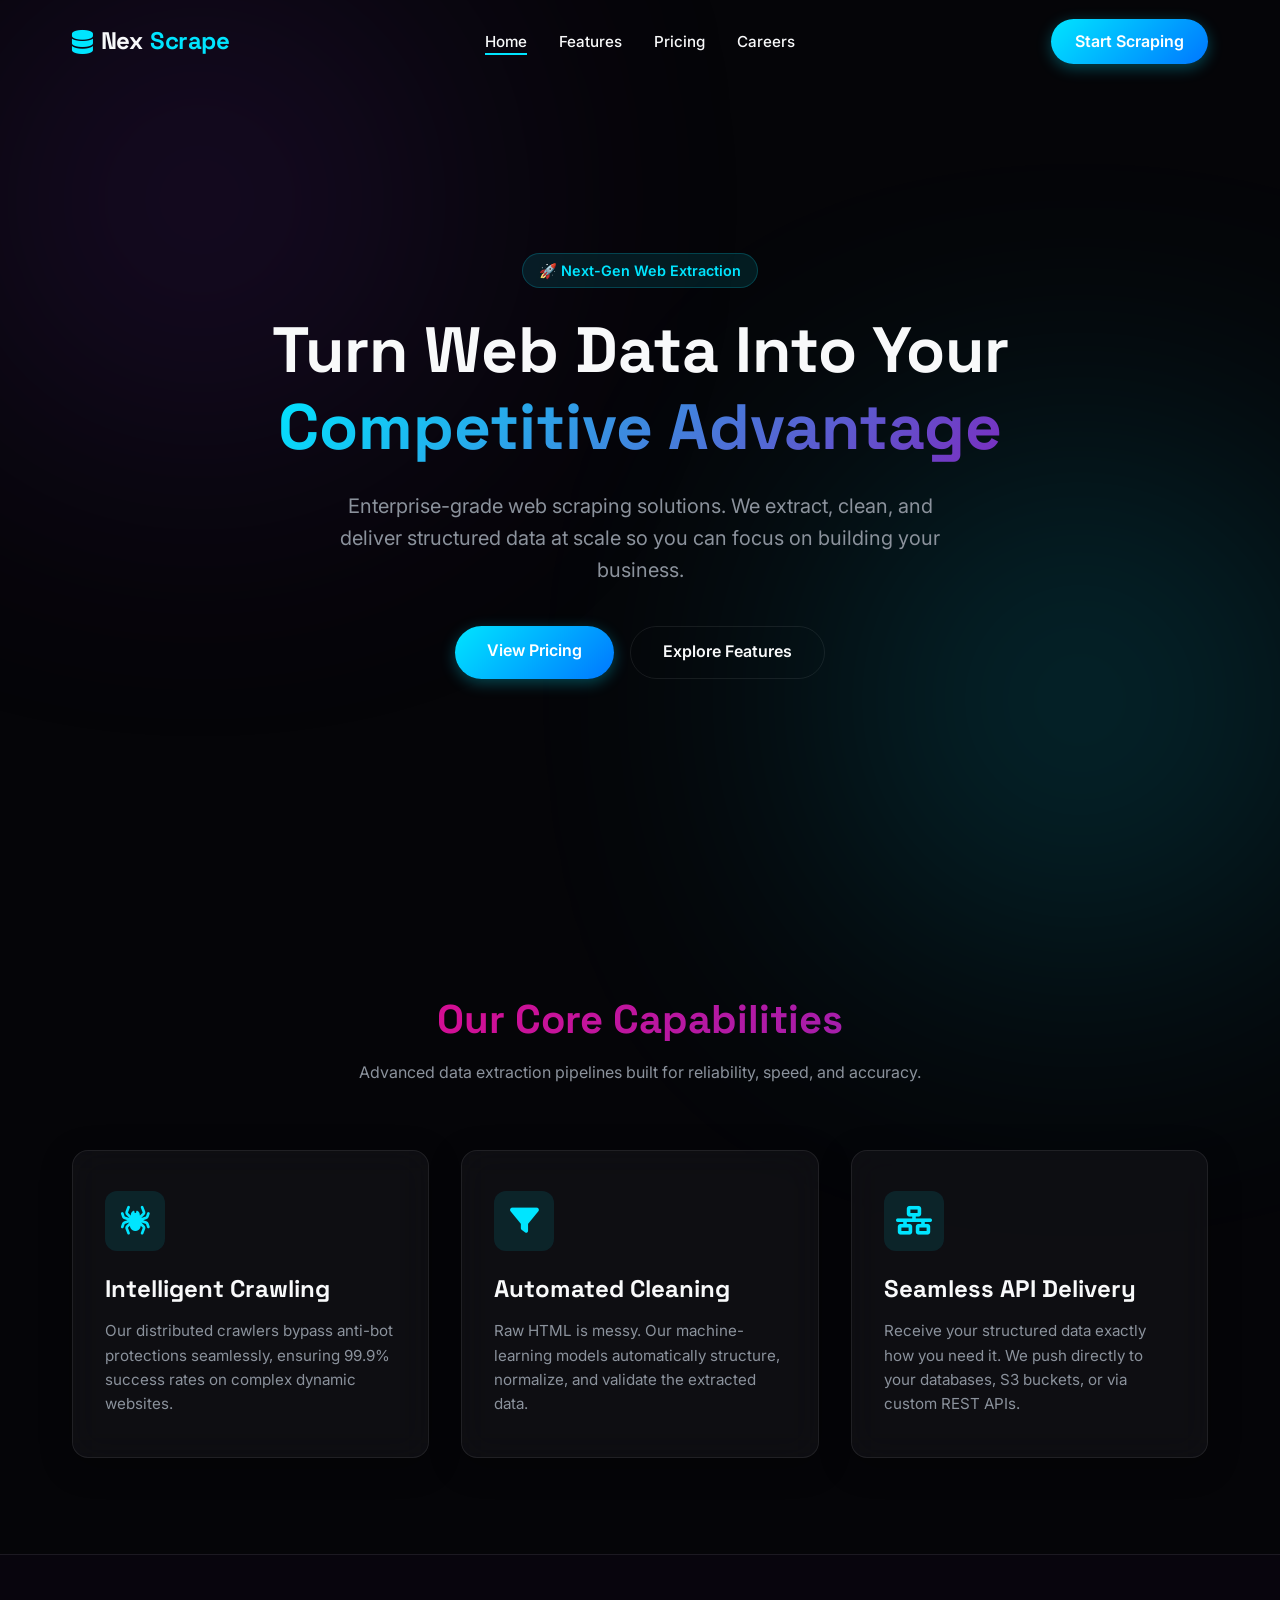
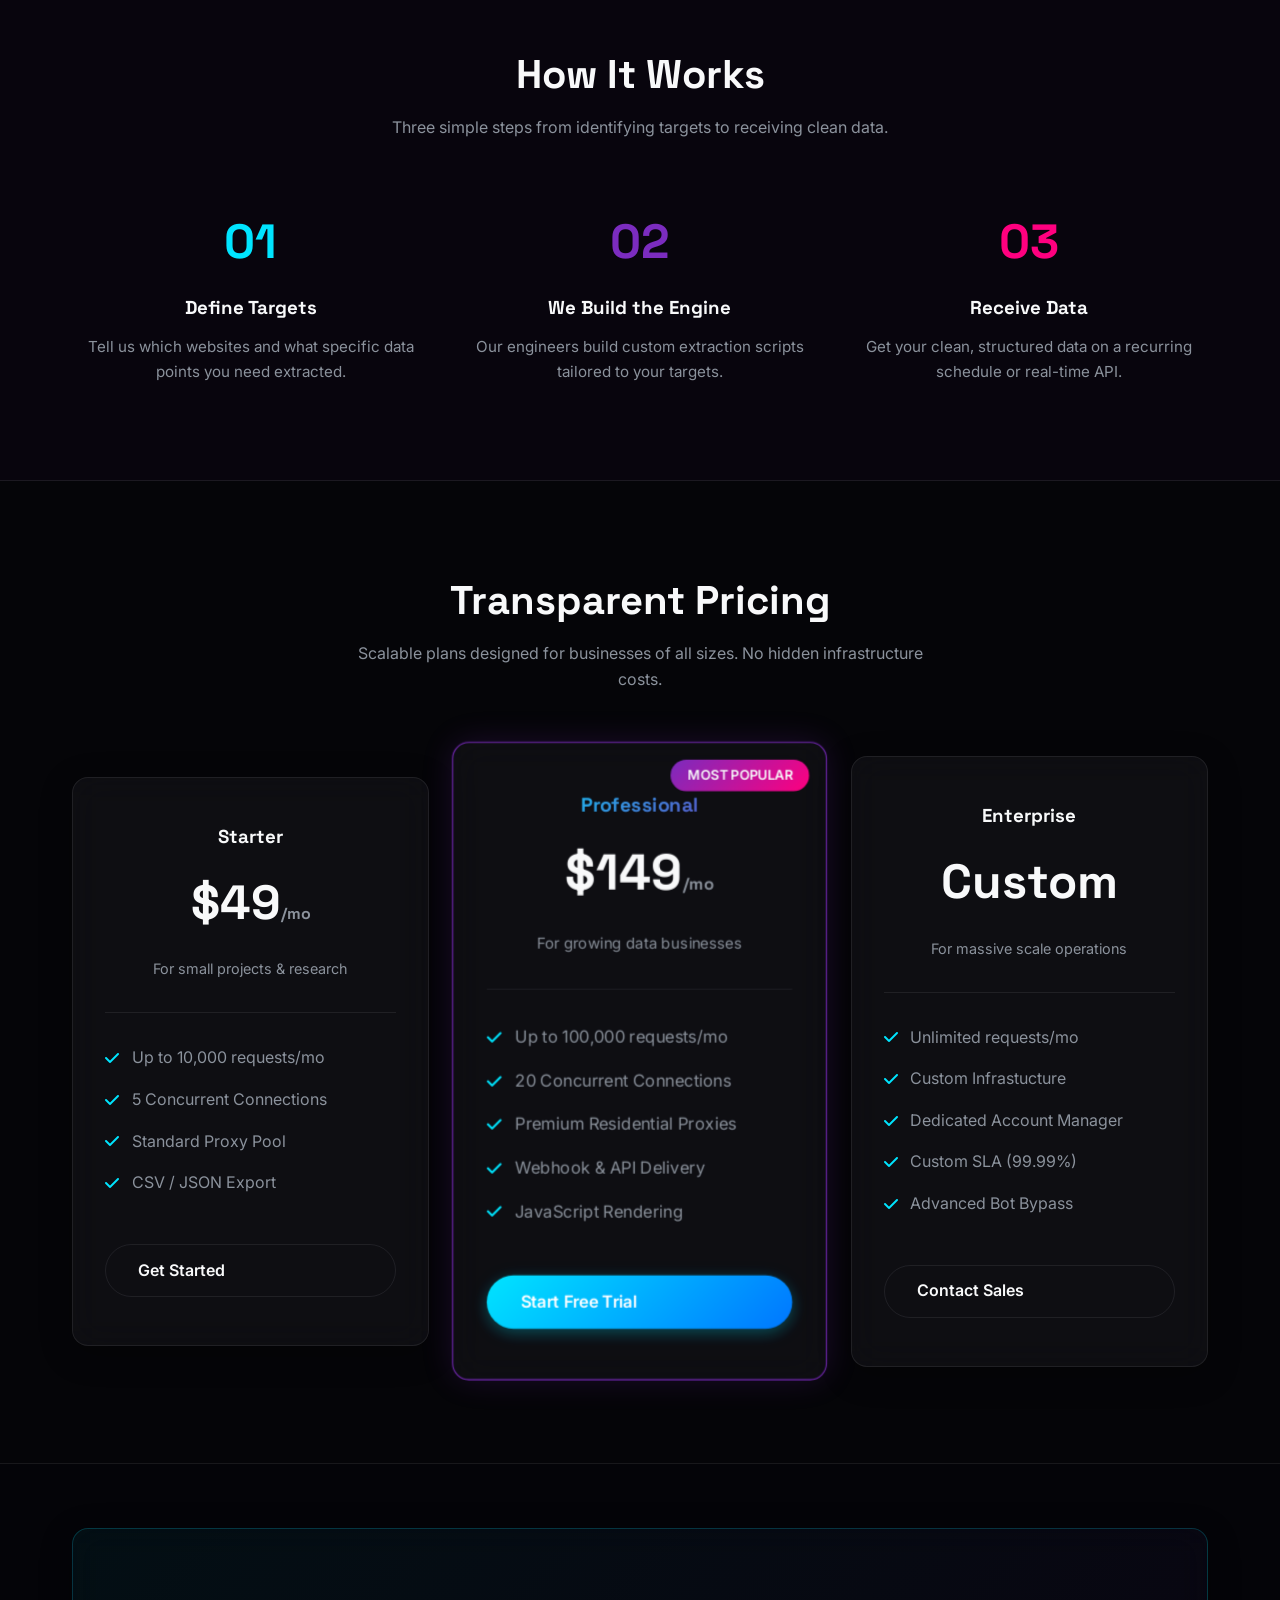
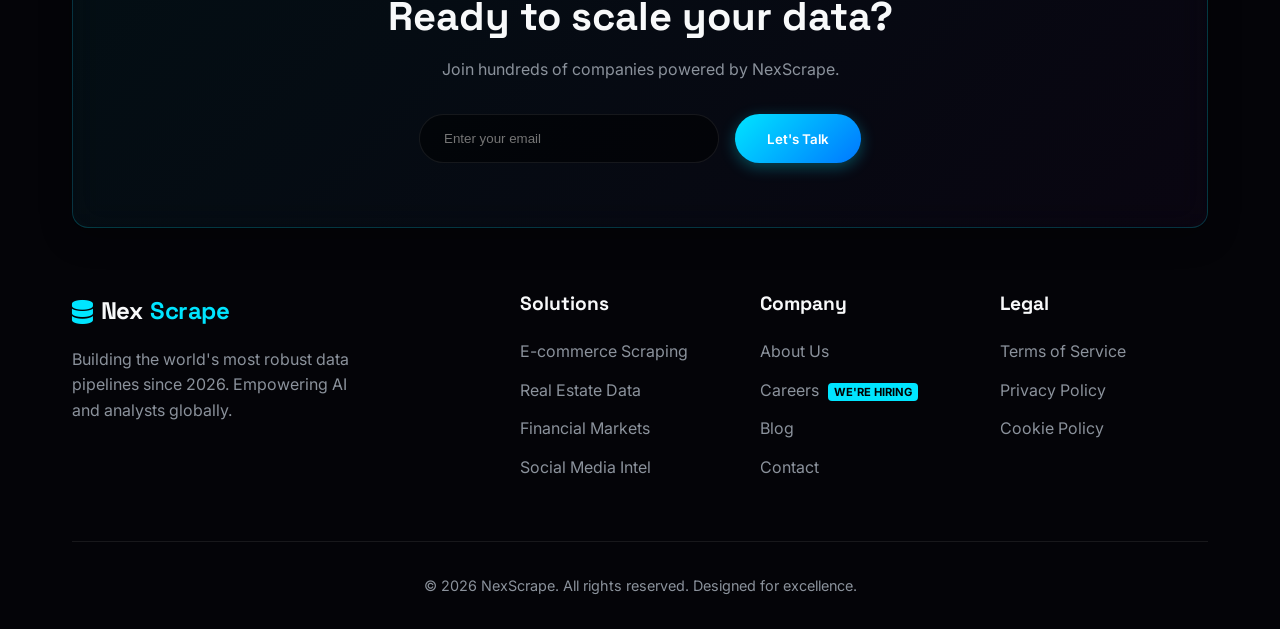
<file: index.html>
<!DOCTYPE html>
<html lang="en">
<head>
    <meta charset="UTF-8">
    <meta name="viewport" content="width=device-width, initial-scale=1.0">
    <title>NexScrape | Professional Data Scraping Services</title>
    <meta name="description" content="NexScrape provides enterprise-grade data scraping, extraction, and API integrations. Turn raw web data into actionable business intelligence.">
    <link rel="stylesheet" href="styles.css">
    <!-- Quick icons for demo -->
    <link rel="stylesheet" href="https://cdnjs.cloudflare.com/ajax/libs/font-awesome/6.4.0/css/all.min.css">
</head>
<body>

    <!-- Navbar -->
    <nav class="navbar" id="navbar">
        <div class="container nav-container">
            <a href="index.html" class="logo">
                <i class="fa-solid fa-database" style="color: var(--primary);"></i>
                Nex<span>Scrape</span>
            </a>
            
            <ul class="nav-links" id="nav-links">
                <li><a href="#home" class="active">Home</a></li>
                <li><a href="#features">Features</a></li>
                <li><a href="#pricing">Pricing</a></li>
                <li><a href="careers.html">Careers</a></li>
            </ul>

            <div class="nav-actions">
                <a href="#contact" class="btn btn-primary">Start Scraping</a>
            </div>

            <button class="menu-btn" id="menu-btn">
                <i class="fa-solid fa-bars"></i>
            </button>
        </div>
    </nav>

    <!-- Hero Section -->
    <section id="home" class="hero">
        <div class="container">
            <div class="hero-content reveal">
                <div style="display: inline-block; padding: 0.3rem 1rem; border-radius: 20px; background: rgba(0,229,255,0.1); color: var(--primary); font-size: 0.9rem; margin-bottom: 1.5rem; font-weight: 600; border: 1px solid rgba(0,229,255,0.2);">
                    🚀 Next-Gen Web Extraction
                </div>
                <h1>Turn Web Data Into Your <br><span class="text-gradient">Competitive Advantage</span></h1>
                <p>Enterprise-grade web scraping solutions. We extract, clean, and deliver structured data at scale so you can focus on building your business.</p>
                <div class="hero-btns">
                    <a href="#pricing" class="btn btn-primary">View Pricing</a>
                    <a href="#features" class="btn btn-outline">Explore Features</a>
                </div>
            </div>
        </div>
    </section>

    <!-- Features Section -->
    <section id="features">
        <div class="container">
            <div class="section-header reveal">
                <h2 class="text-gradient-alt">Our Core Capabilities</h2>
                <p>Advanced data extraction pipelines built for reliability, speed, and accuracy.</p>
            </div>
            
            <div class="grid">
                <div class="feature-card glass reveal">
                    <div class="feature-icon">
                        <i class="fa-solid fa-spider"></i>
                    </div>
                    <h3>Intelligent Crawling</h3>
                    <p>Our distributed crawlers bypass anti-bot protections seamlessly, ensuring 99.9% success rates on complex dynamic websites.</p>
                </div>
                
                <div class="feature-card glass reveal" style="transition-delay: 0.1s;">
                    <div class="feature-icon">
                        <i class="fa-solid fa-filter"></i>
                    </div>
                    <h3>Automated Cleaning</h3>
                    <p>Raw HTML is messy. Our machine-learning models automatically structure, normalize, and validate the extracted data.</p>
                </div>
                
                <div class="feature-card glass reveal" style="transition-delay: 0.2s;">
                    <div class="feature-icon">
                        <i class="fa-solid fa-network-wired"></i>
                    </div>
                    <h3>Seamless API Delivery</h3>
                    <p>Receive your structured data exactly how you need it. We push directly to your databases, S3 buckets, or via custom REST APIs.</p>
                </div>
            </div>
        </div>
    </section>

    <!-- How it Works -->
    <section id="process" style="background: rgba(123, 44, 191, 0.03); border-top: 1px solid var(--glass-border); border-bottom: 1px solid var(--glass-border);">
        <div class="container">
            <div class="section-header reveal">
                <h2>How It Works</h2>
                <p>Three simple steps from identifying targets to receiving clean data.</p>
            </div>
            
            <div class="grid" style="text-align: center;">
                <div class="reveal">
                    <div style="font-size: 3rem; color: var(--primary); font-family: 'Space Grotesk'; font-weight: 700; margin-bottom: 1rem;">01</div>
                    <h3 style="margin-bottom: 1rem;">Define Targets</h3>
                    <p style="color: var(--text-muted); font-size: 0.95rem;">Tell us which websites and what specific data points you need extracted.</p>
                </div>
                <div class="reveal" style="transition-delay: 0.1s;">
                    <div style="font-size: 3rem; color: var(--secondary); font-family: 'Space Grotesk'; font-weight: 700; margin-bottom: 1rem;">02</div>
                    <h3 style="margin-bottom: 1rem;">We Build the Engine</h3>
                    <p style="color: var(--text-muted); font-size: 0.95rem;">Our engineers build custom extraction scripts tailored to your targets.</p>
                </div>
                <div class="reveal" style="transition-delay: 0.2s;">
                    <div style="font-size: 3rem; color: var(--accent); font-family: 'Space Grotesk'; font-weight: 700; margin-bottom: 1rem;">03</div>
                    <h3 style="margin-bottom: 1rem;">Receive Data</h3>
                    <p style="color: var(--text-muted); font-size: 0.95rem;">Get your clean, structured data on a recurring schedule or real-time API.</p>
                </div>
            </div>
        </div>
    </section>

    <!-- Pricing Section -->
    <section id="pricing">
        <div class="container">
            <div class="section-header reveal">
                <h2>Transparent Pricing</h2>
                <p>Scalable plans designed for businesses of all sizes. No hidden infrastructure costs.</p>
            </div>
            
            <div class="grid" style="align-items: center;">
                <!-- Starter Plan -->
                <div class="pricing-card glass reveal">
                    <div class="pricing-header">
                        <h3>Starter</h3>
                        <div class="price">$49<span>/mo</span></div>
                        <p style="color: var(--text-muted); font-size: 0.9rem;">For small projects & research</p>
                    </div>
                    <ul class="pricing-features">
                        <li><i class="fa-solid fa-check"></i> Up to 10,000 requests/mo</li>
                        <li><i class="fa-solid fa-check"></i> 5 Concurrent Connections</li>
                        <li><i class="fa-solid fa-check"></i> Standard Proxy Pool</li>
                        <li><i class="fa-solid fa-check"></i> CSV / JSON Export</li>
                    </ul>
                    <a href="#" class="btn btn-outline">Get Started</a>
                </div>
                
                <!-- Pro Plan -->
                <div class="pricing-card glass popular reveal" style="transition-delay: 0.1s;">
                    <div class="pricing-badge">MOST POPULAR</div>
                    <div class="pricing-header">
                        <h3 class="text-gradient">Professional</h3>
                        <div class="price">$149<span>/mo</span></div>
                        <p style="color: var(--text-muted); font-size: 0.9rem;">For growing data businesses</p>
                    </div>
                    <ul class="pricing-features">
                        <li><i class="fa-solid fa-check"></i> Up to 100,000 requests/mo</li>
                        <li><i class="fa-solid fa-check"></i> 20 Concurrent Connections</li>
                        <li><i class="fa-solid fa-check"></i> Premium Residential Proxies</li>
                        <li><i class="fa-solid fa-check"></i> Webhook & API Delivery</li>
                        <li><i class="fa-solid fa-check"></i> JavaScript Rendering</li>
                    </ul>
                    <a href="#" class="btn btn-primary">Start Free Trial</a>
                </div>
                
                <!-- Enterprise Plan -->
                <div class="pricing-card glass reveal" style="transition-delay: 0.2s;">
                    <div class="pricing-header">
                        <h3>Enterprise</h3>
                        <div class="price">Custom</div>
                        <p style="color: var(--text-muted); font-size: 0.9rem;">For massive scale operations</p>
                    </div>
                    <ul class="pricing-features">
                        <li><i class="fa-solid fa-check"></i> Unlimited requests/mo</li>
                        <li><i class="fa-solid fa-check"></i> Custom Infrastucture</li>
                        <li><i class="fa-solid fa-check"></i> Dedicated Account Manager</li>
                        <li><i class="fa-solid fa-check"></i> Custom SLA (99.99%)</li>
                        <li><i class="fa-solid fa-check"></i> Advanced Bot Bypass</li>
                    </ul>
                    <a href="#" class="btn btn-outline">Contact Sales</a>
                </div>
            </div>
        </div>
    </section>

    <!-- Contact CTA / Footer -->
    <footer id="contact">
        <div class="container">
            <div class="glass reveal" style="padding: 4rem 2rem; text-align: center; margin-bottom: 4rem; background: linear-gradient(135deg, rgba(0,229,255,0.05), rgba(123,44,191,0.05)); border: 1px solid rgba(0,229,255,0.2);">
                <h2 style="font-size: 2.5rem; margin-bottom: 1rem;">Ready to scale your data?</h2>
                <p style="color: var(--text-muted); margin-bottom: 2rem;">Join hundreds of companies powered by NexScrape.</p>
                <div style="display: flex; gap: 1rem; justify-content: center;">
                    <input type="email" placeholder="Enter your email" style="padding: 1rem 1.5rem; border-radius: 50px; border: 1px solid var(--glass-border); background: rgba(0,0,0,0.5); color: #fff; width: 100%; max-width: 300px; outline: none; transition: border 0.3s ease;">
                    <button class="btn btn-primary">Let's Talk</button>
                </div>
            </div>
            
            <div class="footer-grid">
                <div class="footer-col">
                    <a href="index.html" class="logo" style="margin-bottom: 1rem; display: inline-flex;">
                        <i class="fa-solid fa-database" style="color: var(--primary);"></i>
                        Nex<span>Scrape</span>
                    </a>
                    <p>Building the world's most robust data pipelines since 2026. Empowering AI and analysts globally.</p>
                </div>
                <div class="footer-col">
                    <h4>Solutions</h4>
                    <ul>
                        <li><a href="#">E-commerce Scraping</a></li>
                        <li><a href="#">Real Estate Data</a></li>
                        <li><a href="#">Financial Markets</a></li>
                        <li><a href="#">Social Media Intel</a></li>
                    </ul>
                </div>
                <div class="footer-col">
                    <h4>Company</h4>
                    <ul>
                        <li><a href="#">About Us</a></li>
                        <li><a href="careers.html">Careers <span style="background: var(--primary); color: #000; padding: 2px 6px; border-radius: 4px; font-size: 0.7rem; margin-left: 5px; font-weight: 700;">WE'RE HIRING</span></a></li>
                        <li><a href="#">Blog</a></li>
                        <li><a href="#">Contact</a></li>
                    </ul>
                </div>
                <div class="footer-col">
                    <h4>Legal</h4>
                    <ul>
                        <li><a href="#">Terms of Service</a></li>
                        <li><a href="#">Privacy Policy</a></li>
                        <li><a href="#">Cookie Policy</a></li>
                    </ul>
                </div>
            </div>
            
            <div class="footer-bottom">
                &copy; 2026 NexScrape. All rights reserved. Designed for excellence.
            </div>
        </div>
    </footer>

    <script src="script.js"></script>
</body>
</html>
</file>
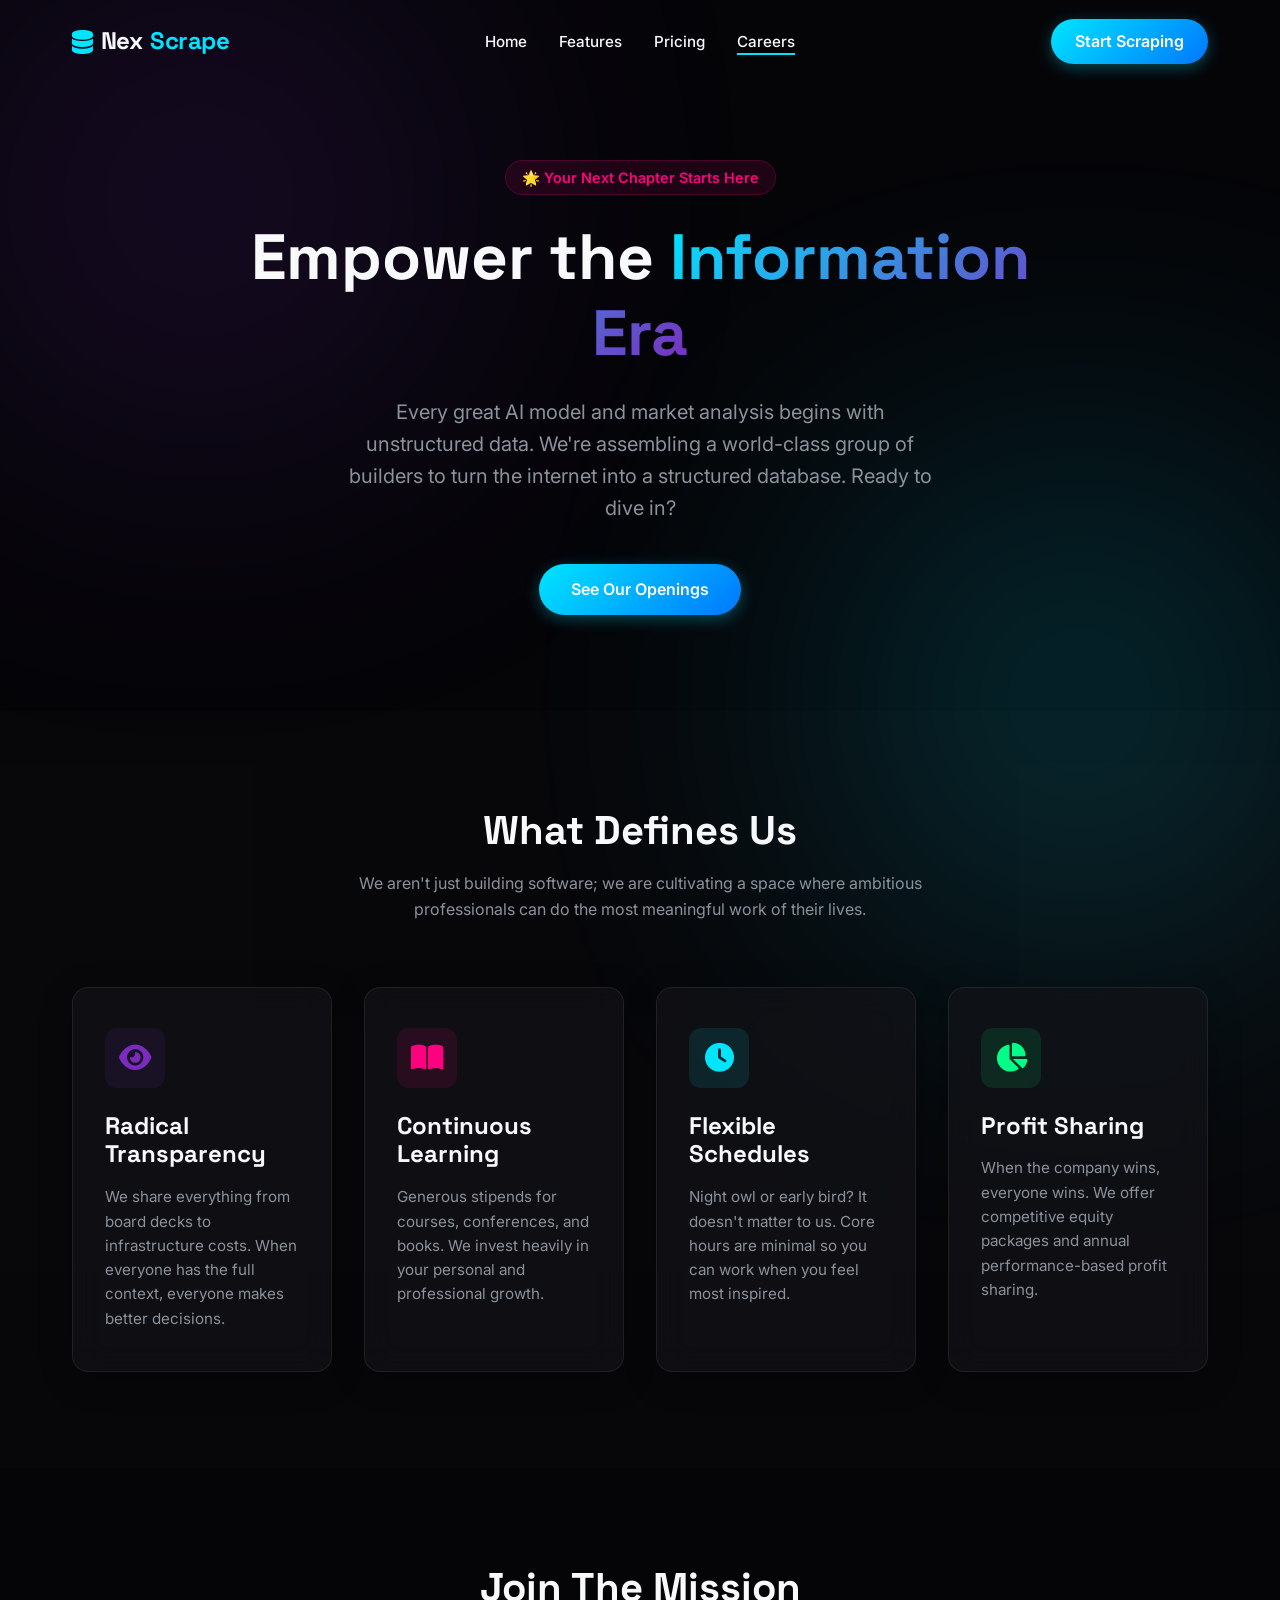
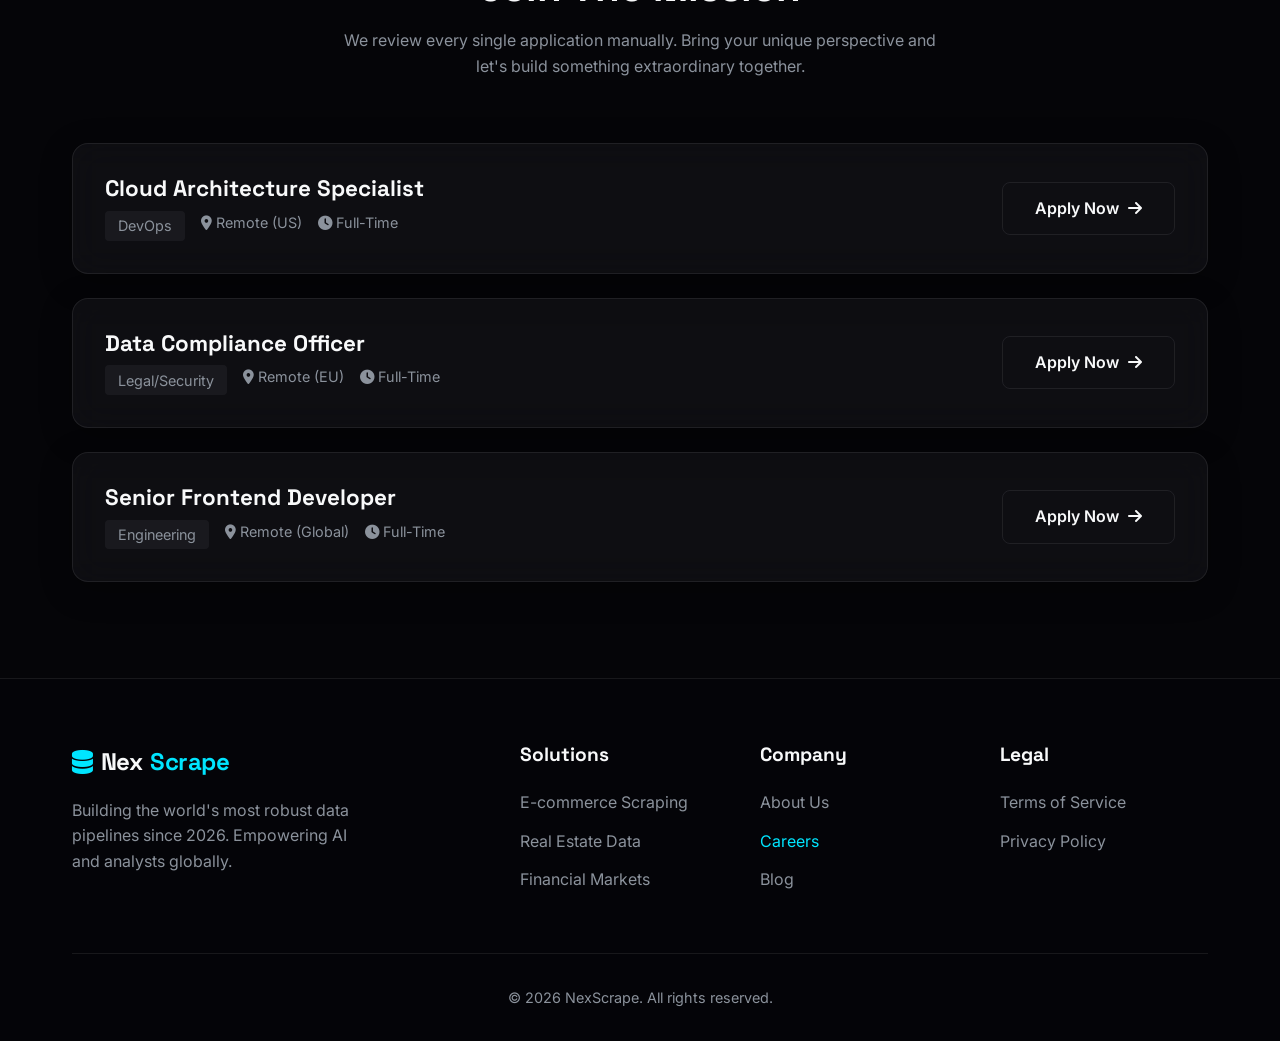
<file: careers.html>
<!DOCTYPE html>
<html lang="en">

<head>
    <meta charset="UTF-8">
    <meta name="viewport" content="width=device-width, initial-scale=1.0">
    <title>Careers at NexScrape | Join the Data Revolution</title>
    <meta name="description"
        content="We are hiring. Join NexScrape to build the future of data extraction and web intelligence.">
    <link rel="stylesheet" href="styles.css">
    <link rel="stylesheet" href="https://cdnjs.cloudflare.com/ajax/libs/font-awesome/6.4.0/css/all.min.css">
</head>

<body>

    <!-- Navbar -->
    <nav class="navbar" id="navbar">
        <div class="container nav-container">
            <a href="index.html" class="logo">
                <i class="fa-solid fa-database" style="color: var(--primary);"></i>
                Nex<span>Scrape</span>
            </a>

            <ul class="nav-links" id="nav-links">
                <li><a href="index.html">Home</a></li>
                <li><a href="index.html#features">Features</a></li>
                <li><a href="index.html#pricing">Pricing</a></li>
                <li><a href="careers.html" class="active">Careers</a></li>
            </ul>

            <div class="nav-actions">
                <a href="index.html#contact" class="btn btn-primary">Start Scraping</a>
            </div>

            <button class="menu-btn" id="menu-btn">
                <i class="fa-solid fa-bars"></i>
            </button>
        </div>
    </nav>

    <!-- Careers Hero Section -->
    <section class="hero careers-hero">
        <div class="container">
            <div class="hero-content reveal">
                <div
                    style="display: inline-block; padding: 0.3rem 1rem; border-radius: 20px; background: rgba(255, 0, 127, 0.1); color: var(--accent); font-size: 0.9rem; margin-bottom: 1.5rem; font-weight: 600; border: 1px solid rgba(255, 0, 127, 0.2);">
                    🌟 Your Next Chapter Starts Here
                </div>
                <h1>Empower the <span class="text-gradient">Information Era</span></h1>
                <p>Every great AI model and market analysis begins with unstructured data. We're assembling a
                    world-class group of builders to turn the internet into a structured database. Ready to dive in?</p>
                <div class="hero-btns">
                    <a href="#open-positions" class="btn btn-primary">See Our Openings</a>
                </div>
            </div>
        </div>
    </section>

    <!-- Culture & Perks Section -->
    <section id="culture" style="background: rgba(255,255,255,0.01);">
        <div class="container">
            <div class="section-header reveal">
                <h2>What Defines Us</h2>
                <p>We aren't just building software; we are cultivating a space where ambitious professionals can do the
                    most meaningful work of their lives.
                </p>
            </div>

            <div class="perks-grid">
                <div class="feature-card glass reveal">
                    <div class="feature-icon" style="color: var(--secondary); background: rgba(123,44,191,0.1);">
                        <i class="fa-solid fa-eye"></i>
                    </div>
                    <h3>Radical Transparency</h3>
                    <p>We share everything from board decks to infrastructure costs. When everyone has the full context,
                        everyone makes better decisions.</p>
                </div>

                <div class="feature-card glass reveal" style="transition-delay: 0.1s;">
                    <div class="feature-icon" style="color: var(--accent); background: rgba(255,0,127,0.1);">
                        <i class="fa-solid fa-book-open"></i>
                    </div>
                    <h3>Continuous Learning</h3>
                    <p>Generous stipends for courses, conferences, and books. We invest heavily in your personal and
                        professional growth.</p>
                </div>

                <div class="feature-card glass reveal" style="transition-delay: 0.2s;">
                    <div class="feature-icon" style="color: var(--primary); background: rgba(0,229,255,0.1);">
                        <i class="fa-solid fa-clock"></i>
                    </div>
                    <h3>Flexible Schedules</h3>
                    <p>Night owl or early bird? It doesn't matter to us. Core hours are minimal so you can work when you
                        feel most inspired.</p>
                </div>

                <div class="feature-card glass reveal" style="transition-delay: 0.3s;">
                    <div class="feature-icon" style="color: #00ff88; background: rgba(0,255,136,0.1);">
                        <i class="fa-solid fa-chart-pie"></i>
                    </div>
                    <h3>Profit Sharing</h3>
                    <p>When the company wins, everyone wins. We offer competitive equity packages and annual
                        performance-based profit sharing.</p>
                </div>
            </div>
        </div>
    </section>

    <!-- Open Roles Section -->
    <section id="open-positions">
        <div class="container">
            <div class="section-header reveal">
                <h2>Join The Mission</h2>
                <p>We review every single application manually. Bring your unique perspective and let's build something
                    extraordinary together.</p>
            </div>

            <div class="job-board">
                <!-- Job 1 -->
                <div class="glass job-card reveal">
                    <div class="job-info">
                        <h3>Cloud Architecture Specialist</h3>
                        <div class="job-meta">
                            <span class="job-tag">DevOps</span>
                            <span><i class="fa-solid fa-location-dot"></i> Remote (US)</span>
                            <span><i class="fa-solid fa-clock"></i> Full-Time</span>
                        </div>
                    </div>
                    <div class="job-action">
                        <a href="#" class="btn btn-outline" style="border-radius: 8px;">Apply Now <i
                                class="fa-solid fa-arrow-right" style="margin-left: 5px;"></i></a>
                    </div>
                </div>

                <!-- Job 2 -->
                <div class="glass job-card reveal" style="transition-delay: 0.1s;">
                    <div class="job-info">
                        <h3>Data Compliance Officer</h3>
                        <div class="job-meta">
                            <span class="job-tag">Legal/Security</span>
                            <span><i class="fa-solid fa-location-dot"></i> Remote (EU)</span>
                            <span><i class="fa-solid fa-clock"></i> Full-Time</span>
                        </div>
                    </div>
                    <div class="job-action">
                        <a href="#" class="btn btn-outline" style="border-radius: 8px;">Apply Now <i
                                class="fa-solid fa-arrow-right" style="margin-left: 5px;"></i></a>
                    </div>
                </div>

                <!-- Job 3 -->
                <div class="glass job-card reveal" style="transition-delay: 0.2s;">
                    <div class="job-info">
                        <h3>Senior Frontend Developer</h3>
                        <div class="job-meta">
                            <span class="job-tag">Engineering</span>
                            <span><i class="fa-solid fa-location-dot"></i> Remote (Global)</span>
                            <span><i class="fa-solid fa-clock"></i> Full-Time</span>
                        </div>
                    </div>
                    <div class="job-action">
                        <a href="#" class="btn btn-outline" style="border-radius: 8px;">Apply Now <i
                                class="fa-solid fa-arrow-right" style="margin-left: 5px;"></i></a>
                    </div>
                </div>
            </div>
        </div>
    </section>

    <!-- Footer -->
    <footer style="margin-top: 0;">
        <div class="container">
            <div class="footer-grid">
                <div class="footer-col">
                    <a href="index.html" class="logo" style="margin-bottom: 1rem; display: inline-flex;">
                        <i class="fa-solid fa-database" style="color: var(--primary);"></i>
                        Nex<span>Scrape</span>
                    </a>
                    <p>Building the world's most robust data pipelines since 2026. Empowering AI and analysts globally.
                    </p>
                </div>
                <div class="footer-col">
                    <h4>Solutions</h4>
                    <ul>
                        <li><a href="#">E-commerce Scraping</a></li>
                        <li><a href="#">Real Estate Data</a></li>
                        <li><a href="#">Financial Markets</a></li>
                    </ul>
                </div>
                <div class="footer-col">
                    <h4>Company</h4>
                    <ul>
                        <li><a href="index.html#features">About Us</a></li>
                        <li><a href="careers.html" style="color: var(--primary);">Careers</a></li>
                        <li><a href="#">Blog</a></li>
                    </ul>
                </div>
                <div class="footer-col">
                    <h4>Legal</h4>
                    <ul>
                        <li><a href="#">Terms of Service</a></li>
                        <li><a href="#">Privacy Policy</a></li>
                    </ul>
                </div>
            </div>
            <div class="footer-bottom">
                &copy; 2026 NexScrape. All rights reserved.
            </div>
        </div>
    </footer>

    <script src="script.js"></script>
</body>

</html>
</file>
<file: styles.css>
@import url('https://fonts.googleapis.com/css2?family=Inter:wght@300;400;500;600&family=Space+Grotesk:wght@400;600;700&display=swap');

:root {
    --bg-color: #050508;
    --surface-color: #111116;
    --primary: #00e5ff;
    --secondary: #7b2cbf;
    --accent: #ff007f;
    --text-main: #f8f9fa;
    --text-muted: #8b929c;
    --glass-bg: rgba(20, 20, 25, 0.6);
    --glass-border: rgba(255, 255, 255, 0.08);
    --transition: cubic-bezier(0.25, 0.46, 0.45, 0.94);
}

* {
    margin: 0;
    padding: 0;
    box-sizing: border-box;
}

html {
    scroll-behavior: smooth;
    font-size: 16px;
}

body {
    font-family: 'Inter', sans-serif;
    background-color: var(--bg-color);
    color: var(--text-main);
    line-height: 1.6;
    overflow-x: hidden;
    position: relative;
}

/* Background Gradients */
body::before, body::after {
    content: '';
    position: fixed;
    width: 600px;
    height: 600px;
    border-radius: 50%;
    filter: blur(150px);
    z-index: -1;
    opacity: 0.4;
    animation: drift 20s infinite alternate;
}

body::before {
    top: -100px;
    left: -100px;
    background: radial-gradient(circle, var(--secondary), transparent 70%);
}

body::after {
    bottom: -100px;
    right: -100px;
    background: radial-gradient(circle, var(--primary), transparent 70%);
    animation-delay: -10s;
}

@keyframes drift {
    0% { transform: translate(0, 0) scale(1); }
    100% { transform: translate(50px, 50px) scale(1.1); }
}

h1, h2, h3, h4, .font-heading {
    font-family: 'Space Grotesk', sans-serif;
    font-weight: 700;
    line-height: 1.2;
}

a {
    color: inherit;
    text-decoration: none;
    transition: color 0.3s ease;
}

ul {
    list-style: none;
}

.container {
    width: 100%;
    max-width: 1200px;
    margin: 0 auto;
    padding: 0 2rem;
}

/* Utilities */
.text-gradient {
    background: linear-gradient(135deg, var(--primary), var(--secondary));
    -webkit-background-clip: text;
    -webkit-text-fill-color: transparent;
    background-clip: text;
}

.text-gradient-alt {
    background: linear-gradient(135deg, var(--accent), var(--secondary));
    -webkit-background-clip: text;
    -webkit-text-fill-color: transparent;
    background-clip: text;
}

.glass {
    background: var(--glass-bg);
    backdrop-filter: blur(16px);
    -webkit-backdrop-filter: blur(16px);
    border: 1px solid var(--glass-border);
    border-radius: 16px;
    box-shadow: 0 8px 32px rgba(0, 0, 0, 0.3);
}

.reveal {
    opacity: 0;
    transform: translateY(40px);
    transition: all 0.8s var(--transition);
}

.reveal.active {
    opacity: 1;
    transform: translateY(0);
}

/* Navbar */
.navbar {
    position: fixed;
    top: 0;
    left: 0;
    width: 100%;
    padding: 1.2rem 0;
    z-index: 1000;
    transition: all 0.3s ease;
}

.navbar.scrolled {
    background: rgba(5, 5, 8, 0.85);
    backdrop-filter: blur(10px);
    border-bottom: 1px solid var(--glass-border);
    padding: 1rem 0;
}

.nav-container {
    display: flex;
    justify-content: space-between;
    align-items: center;
}

.logo {
    font-size: 1.5rem;
    font-weight: 700;
    font-family: 'Space Grotesk', sans-serif;
    display: flex;
    align-items: center;
    gap: 0.5rem;
    letter-spacing: -0.5px;
}

.logo span {
    color: var(--primary);
}

.nav-links {
    display: flex;
    gap: 2rem;
}

.nav-links a {
    font-size: 0.95rem;
    font-weight: 500;
    position: relative;
}

.nav-links a::after {
    content: '';
    position: absolute;
    bottom: -4px;
    left: 0;
    width: 0;
    height: 2px;
    background: var(--primary);
    transition: width 0.3s ease;
}

.nav-links a:hover::after, .nav-links a.active::after {
    width: 100%;
}

.nav-actions .btn {
    padding: 0.6rem 1.5rem;
}

.btn {
    display: inline-block;
    padding: 0.8rem 2rem;
    border-radius: 50px;
    font-weight: 600;
    font-family: 'Inter', sans-serif;
    cursor: pointer;
    transition: all 0.3s ease;
    border: none;
    outline: none;
}

.btn-primary {
    background: linear-gradient(135deg, var(--primary), #0077ff);
    color: #fff;
    box-shadow: 0 4px 15px rgba(0, 229, 255, 0.3);
}

.btn-primary:hover {
    transform: translateY(-2px);
    box-shadow: 0 8px 25px rgba(0, 229, 255, 0.5);
}

.btn-outline {
    background: transparent;
    color: var(--text-main);
    border: 1px solid var(--glass-border);
}

.btn-outline:hover {
    background: rgba(255, 255, 255, 0.05);
    border-color: var(--primary);
}

/* Mobile Menu Button */
.menu-btn {
    display: none;
    background: none;
    border: none;
    color: var(--text-main);
    font-size: 1.5rem;
    cursor: pointer;
}

/* Section Spacing */
section {
    padding: 6rem 0;
    position: relative;
}

/* Hero Section */
.hero {
    min-height: 100vh;
    display: flex;
    align-items: center;
    padding-top: 8rem;
    text-align: center;
}

.hero-content {
    max-width: 800px;
    margin: 0 auto;
}

.hero h1 {
    font-size: 4rem;
    margin-bottom: 1.5rem;
}

.hero p {
    font-size: 1.25rem;
    color: var(--text-muted);
    margin-bottom: 2.5rem;
    max-width: 600px;
    margin-inline: auto;
}

.hero-btns {
    display: flex;
    gap: 1rem;
    justify-content: center;
}

/* Features Grid */
.section-header {
    text-align: center;
    margin-bottom: 4rem;
}

.section-header h2 {
    font-size: 2.5rem;
    margin-bottom: 1rem;
}

.section-header p {
    color: var(--text-muted);
    max-width: 600px;
    margin: 0 auto;
}

.grid {
    display: grid;
    grid-template-columns: repeat(auto-fit, minmax(300px, 1fr));
    gap: 2rem;
}

.feature-card {
    padding: 2.5rem 2rem;
    transition: transform 0.3s ease, box-shadow 0.3s ease;
}

.feature-card:hover {
    transform: translateY(-10px);
    box-shadow: 0 10px 30px rgba(0, 0, 0, 0.4);
    border-color: rgba(0, 229, 255, 0.3);
}

.feature-icon {
    width: 60px;
    height: 60px;
    background: rgba(0, 229, 255, 0.1);
    border-radius: 12px;
    display: flex;
    align-items: center;
    justify-content: center;
    font-size: 1.8rem;
    color: var(--primary);
    margin-bottom: 1.5rem;
}

.feature-card h3 {
    font-size: 1.5rem;
    margin-bottom: 1rem;
}

.feature-card p {
    color: var(--text-muted);
    font-size: 0.95rem;
}

/* Pricing Section */
.pricing-card {
    padding: 3rem 2rem;
    display: flex;
    flex-direction: column;
    position: relative;
    overflow: hidden;
}

.pricing-card.popular {
    transform: scale(1.05);
    border-color: var(--secondary);
    box-shadow: 0 0 30px rgba(123, 44, 191, 0.2);
}

.pricing-badge {
    position: absolute;
    top: 1rem;
    right: 1rem;
    background: linear-gradient(135deg, var(--secondary), var(--accent));
    padding: 0.3rem 1rem;
    border-radius: 20px;
    font-size: 0.8rem;
    font-weight: 600;
}

.pricing-header {
    text-align: center;
    border-bottom: 1px solid var(--glass-border);
    padding-bottom: 2rem;
    margin-bottom: 2rem;
}

.price {
    font-size: 3rem;
    font-family: 'Space Grotesk', sans-serif;
    font-weight: 700;
    margin: 1rem 0;
}

.price span {
    font-size: 1rem;
    color: var(--text-muted);
}

.pricing-features {
    flex-grow: 1;
    margin-bottom: 2rem;
}

.pricing-features li {
    display: flex;
    align-items: center;
    gap: 0.8rem;
    margin-bottom: 1rem;
    color: var(--text-muted);
}

.pricing-features li i {
    color: var(--primary);
}

.pricing-card .btn {
    width: 100%;
}

/* Footer */
footer {
    border-top: 1px solid var(--glass-border);
    padding: 4rem 0 2rem;
    background: rgba(5, 5, 8, 0.5);
}

.footer-grid {
    display: grid;
    grid-template-columns: 2fr 1fr 1fr 1fr;
    gap: 2rem;
    margin-bottom: 3rem;
}

.footer-col h4 {
    font-size: 1.2rem;
    margin-bottom: 1.5rem;
}

.footer-col p {
    color: var(--text-muted);
    margin-bottom: 1rem;
    max-width: 300px;
}

.footer-col ul li {
    margin-bottom: 0.8rem;
}

.footer-col ul a {
    color: var(--text-muted);
}

.footer-col ul a:hover {
    color: var(--primary);
}

.footer-bottom {
    text-align: center;
    padding-top: 2rem;
    border-top: 1px solid var(--glass-border);
    color: var(--text-muted);
    font-size: 0.9rem;
}

/* Careers Specific Styles */
.careers-hero {
    min-height: 70vh;
    padding-top: 10rem;
}

.perks-grid {
    display: grid;
    grid-template-columns: repeat(auto-fit, minmax(250px, 1fr));
    gap: 2rem;
}

.job-board {
    display: flex;
    flex-direction: column;
    gap: 1.5rem;
}

.job-card {
    display: flex;
    justify-content: space-between;
    align-items: center;
    padding: 2rem;
    transition: all 0.3s ease;
}

.job-card:hover {
    border-color: var(--primary);
    transform: translateX(10px);
}

.job-info h3 {
    font-size: 1.4rem;
    margin-bottom: 0.5rem;
}

.job-meta {
    display: flex;
    gap: 1rem;
    color: var(--text-muted);
    font-size: 0.9rem;
}

.job-tag {
    background: rgba(255, 255, 255, 0.05);
    padding: 0.2rem 0.8rem;
    border-radius: 4px;
}

/* Mobile Responsive */
@media (max-width: 768px) {
    .menu-btn {
        display: block;
    }
    
    .nav-links, .nav-actions {
        display: none;
    }
    
    .hero h1 {
        font-size: 2.8rem;
    }
    
    .footer-grid {
        grid-template-columns: 1fr 1fr;
    }
    
    .pricing-card.popular {
        transform: none;
    }
    
    .job-card {
        flex-direction: column;
        align-items: flex-start;
        gap: 1.5rem;
    }
}

@media (max-width: 480px) {
    .footer-grid {
        grid-template-columns: 1fr;
    }
    
    .hero-btns {
        flex-direction: column;
    }
}
</file>
